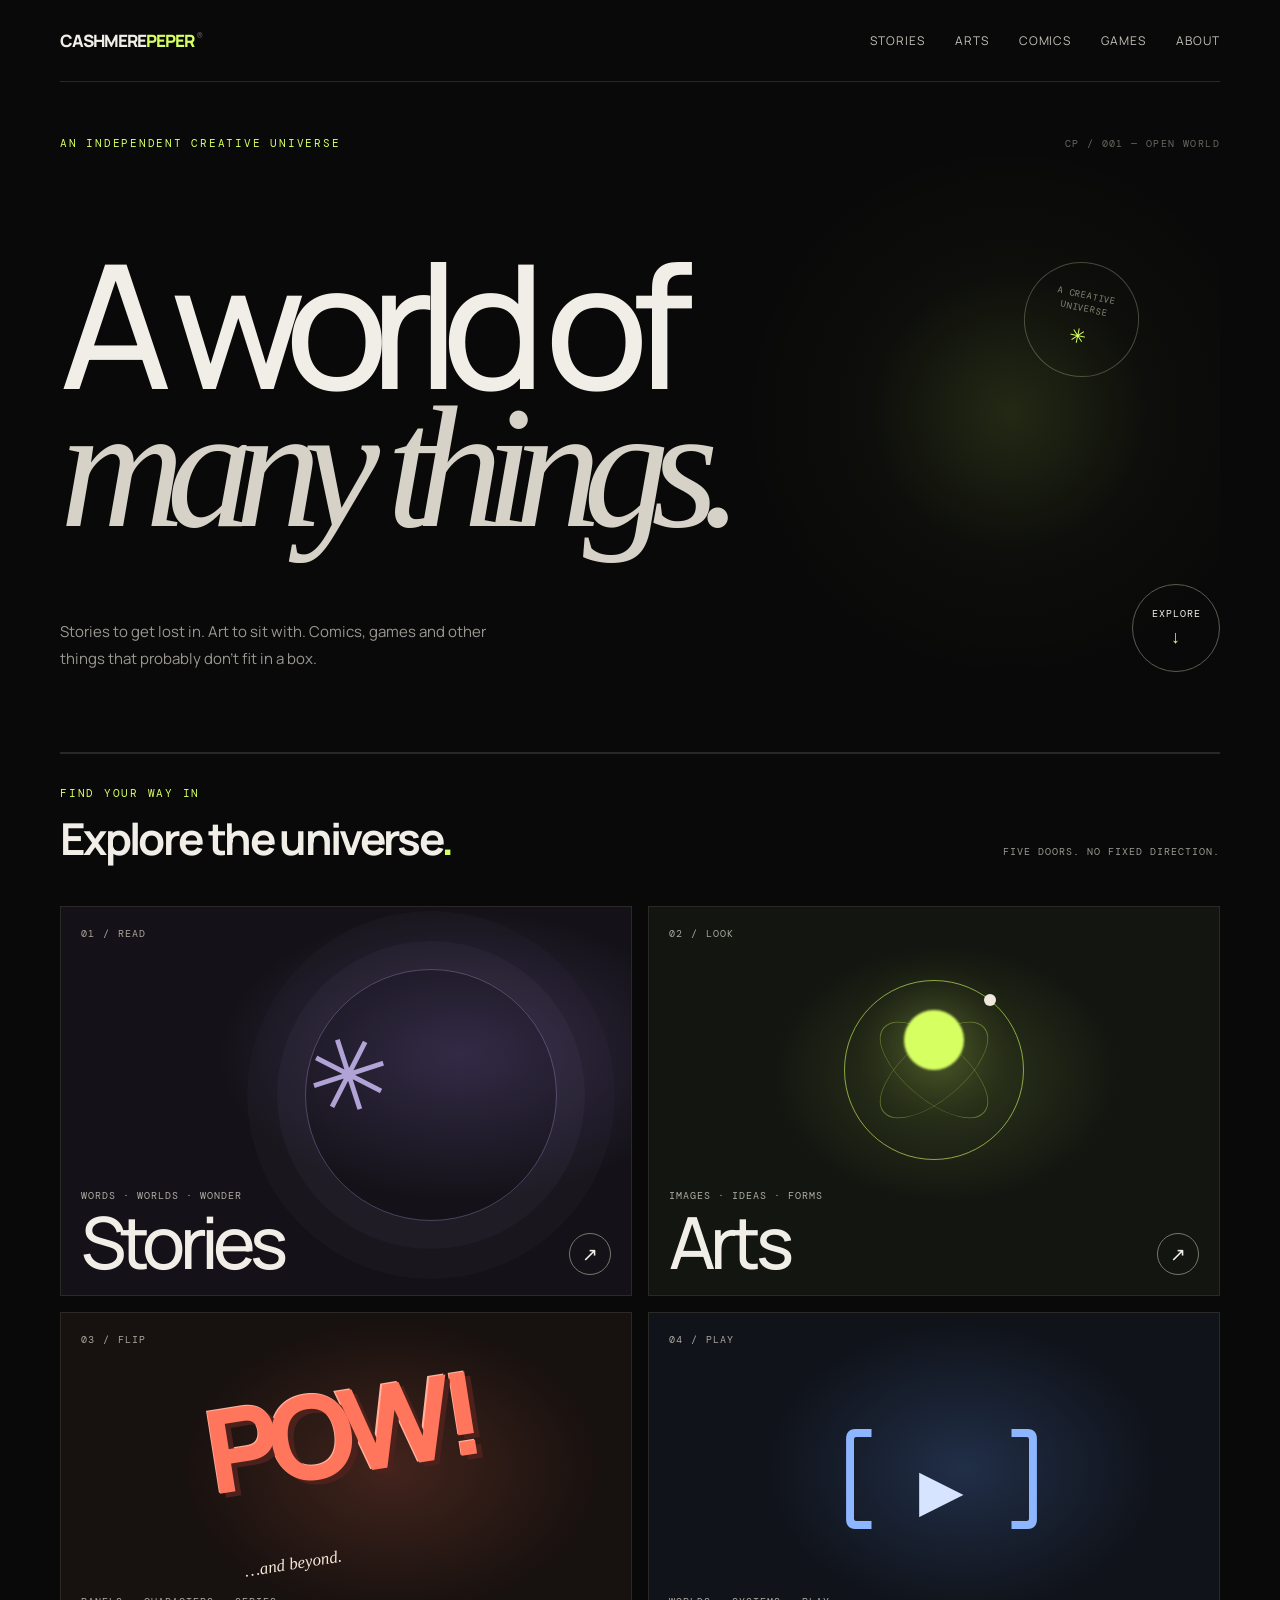
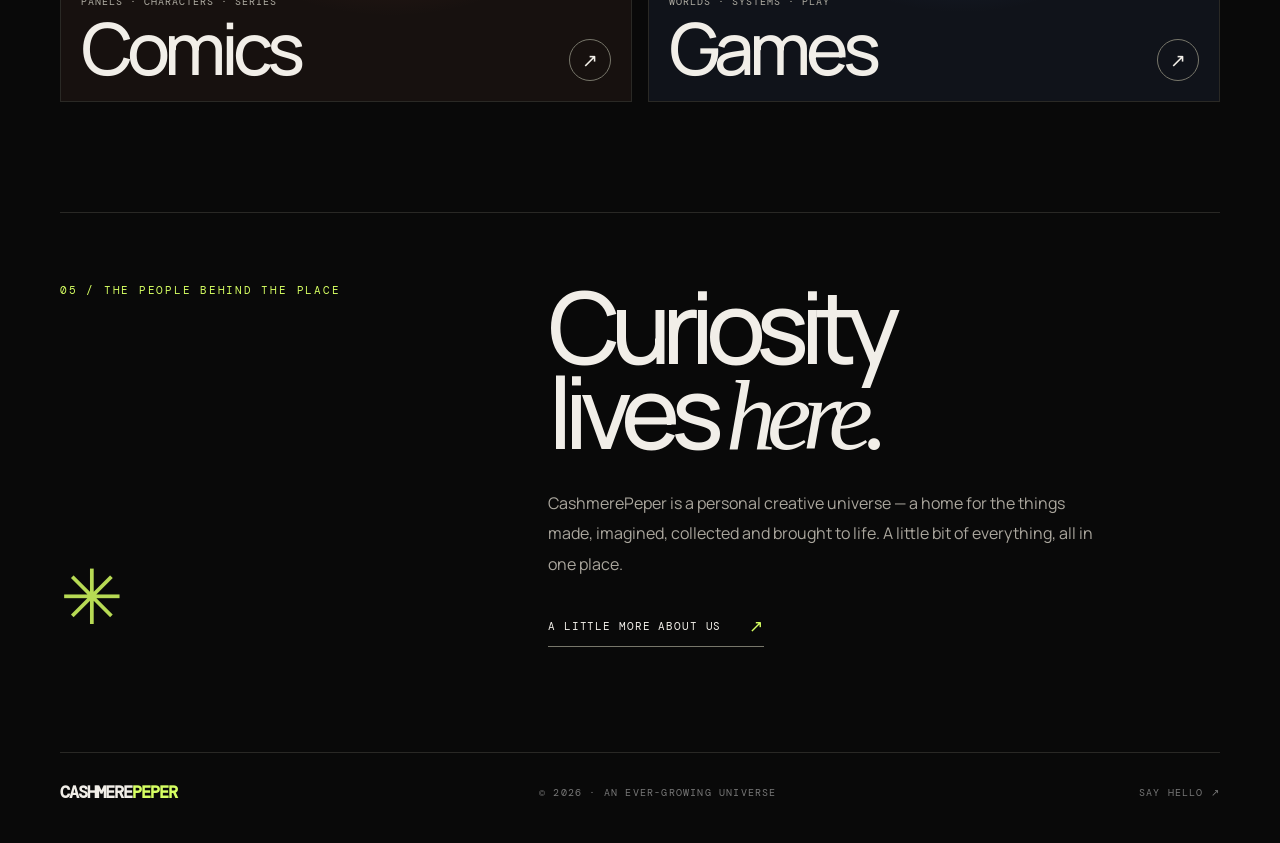
<file: cashmerepeper-portfolio/index.html>
<!doctype html>
<html lang="en">
<head>
  <meta charset="utf-8">
  <meta name="viewport" content="width=device-width, initial-scale=1">
  <meta name="description" content="CashmerePeper — a personal creative universe of stories, art, comics and games.">
  <title>CashmerePeper — A Creative Universe</title>
  <link rel="stylesheet" href="styles.css">
</head>
<body>
<div class="wrap">
  <nav class="site-nav">
    <a class="brand" href="index.html">CASHMERE<span>PEPER</span><i>®</i></a>
    <div class="navlinks" aria-label="Main navigation">
      <a href="#stories">Stories</a><a href="#arts">Arts</a><a href="#comics">Comics</a><a href="#games">Games</a><a href="#about">About</a>
    </div>
    <a class="menu-mark" href="#explore" aria-label="Explore sections">↘</a>
  </nav>

  <header class="home-hero">
    <div class="hero-topline"><span class="kicker">An independent creative universe</span><span class="hero-index">CP / 001 — OPEN WORLD</span></div>
    <h1>A world of<br><em>many things.</em></h1>
    <div class="hero-bottom">
      <p class="intro">Stories to get lost in. Art to sit with. Comics, games and other things that probably don't fit in a box.</p>
      <a class="round-link" href="#explore" aria-label="Explore CashmerePeper">Explore <span>↓</span></a>
    </div>
    <div class="hero-stamp" aria-hidden="true">A CREATIVE<br>UNIVERSE<br><b>✳</b></div>
  </header>

  <main id="explore">
    <div class="section-head"><div><div class="kicker">Find your way in</div><h2>Explore the universe<span class="lime">.</span></h2></div><p>Five doors. No fixed direction.</p></div>

    <section class="world-grid" aria-label="Explore categories">
      <a class="world-card world-stories" id="stories" href="stories.html">
        <span class="card-no">01 / READ</span><span class="card-symbol">✳</span>
        <span class="card-bottom"><span><small>Words · Worlds · Wonder</small><strong>Stories</strong></span><span class="card-arrow">↗</span></span>
      </a>
      <a class="world-card world-arts" id="arts" href="arts.html">
        <span class="card-no">02 / LOOK</span><span class="art-orbit"><i></i><b></b><em></em></span>
        <span class="card-bottom"><span><small>Images · Ideas · Forms</small><strong>Arts</strong></span><span class="card-arrow">↗</span></span>
      </a>
      <a class="world-card world-comics" id="comics" href="comics.html">
        <span class="card-no">03 / FLIP</span><span class="comic-type">POW!<br><i>…and beyond.</i></span>
        <span class="card-bottom"><span><small>Panels · Characters · Series</small><strong>Comics</strong></span><span class="card-arrow">↗</span></span>
      </a>
      <a class="world-card world-games" id="games" href="games.html">
        <span class="card-no">04 / PLAY</span><span class="game-glyph">[ <b>▶</b> ]</span>
        <span class="card-bottom"><span><small>Worlds · Systems · Play</small><strong>Games</strong></span><span class="card-arrow">↗</span></span>
      </a>
    </section>

    <section class="about-panel" id="about">
      <div class="about-label"><div class="kicker">05 / The people behind the place</div><span class="about-orbit">✳</span></div>
      <div class="about-copy"><h2>Curiosity<br>lives <em>here.</em></h2><p>CashmerePeper is a personal creative universe — a home for the things made, imagined, collected and brought to life. A little bit of everything, all in one place.</p><a class="text-link" href="about.html">A little more about us <span>↗</span></a></div>
    </section>
  </main>

  <footer class="footer"><a class="brand" href="index.html">CASHMERE<span>PEPER</span></a><span>© <span data-year></span> · An ever-growing universe</span><a href="mailto:hello@cashmerepeper.com">Say hello ↗</a></footer>
</div>
<script src="main.js"></script>
</body>
</html>
</file>
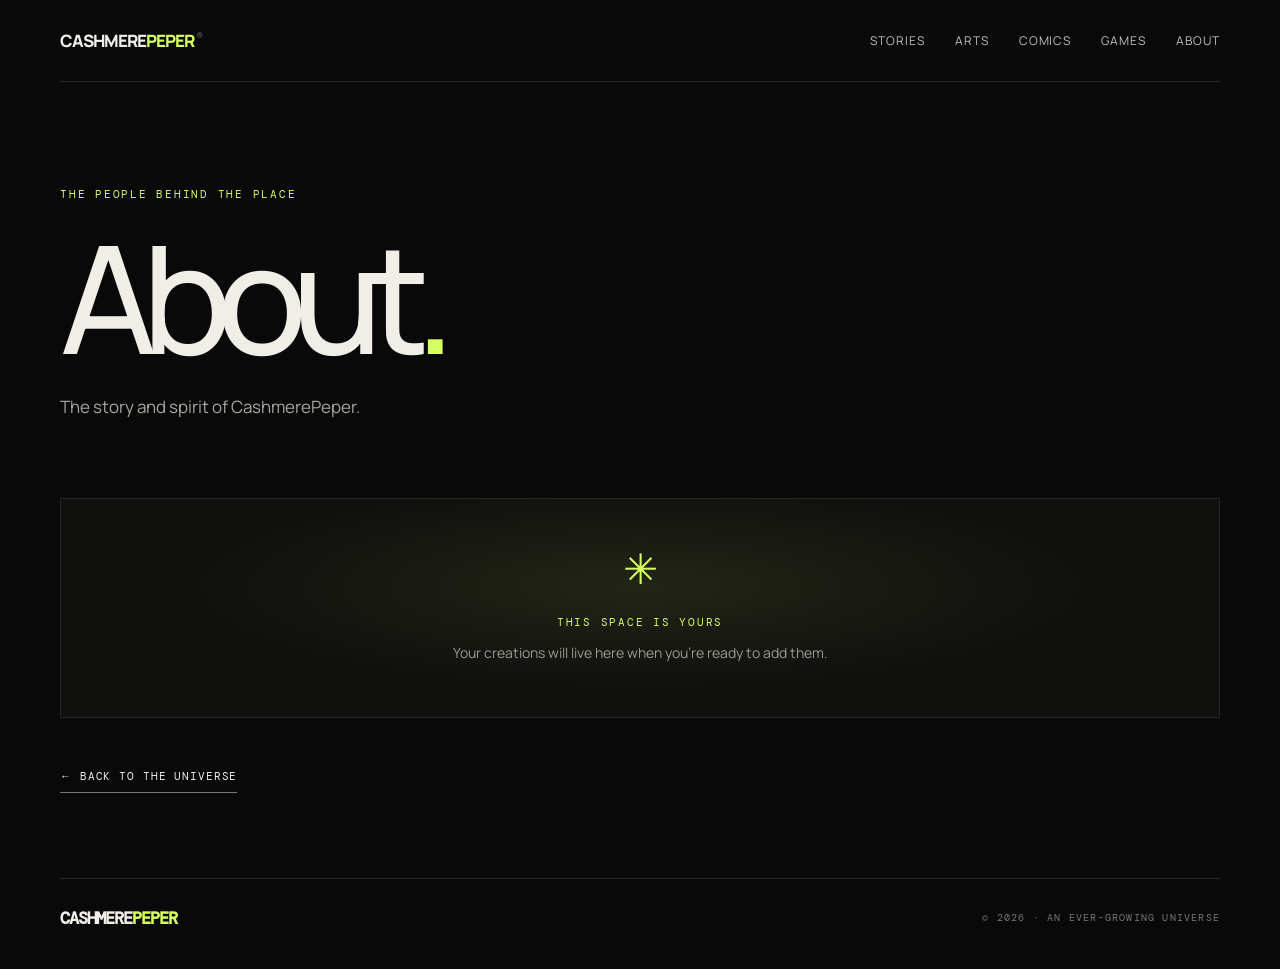
<file: cashmerepeper-portfolio/about.html>
<!doctype html><html lang="en"><head><meta charset="utf-8"><meta name="viewport" content="width=device-width,initial-scale=1"><title>About — CashmerePeper</title><link rel="stylesheet" href="styles.css"></head><body><div class="wrap"><nav class="site-nav"><a class="brand" href="index.html">CASHMERE<span>PEPER</span><i>®</i></a><div class="navlinks"><a href="stories.html">Stories</a><a href="arts.html">Arts</a><a href="comics.html">Comics</a><a href="games.html">Games</a><a href="about.html">About</a></div><a class="menu-mark" href="index.html">↖</a></nav><main class="category-page"><div class="kicker">The people behind the place</div><h1>About<span class="lime">.</span></h1><p>The story and spirit of CashmerePeper.</p><div class="empty-state"><span class="empty-mark">✳</span><div class="kicker">This space is yours</div><p>Your creations will live here when you're ready to add them.</p></div><a class="text-link" href="index.html">← Back to the universe</a></main><footer class="footer"><a class="brand" href="index.html">CASHMERE<span>PEPER</span></a><span>© <span data-year></span> · An ever-growing universe</span></footer></div><script src="main.js"></script></body></html>
</file>
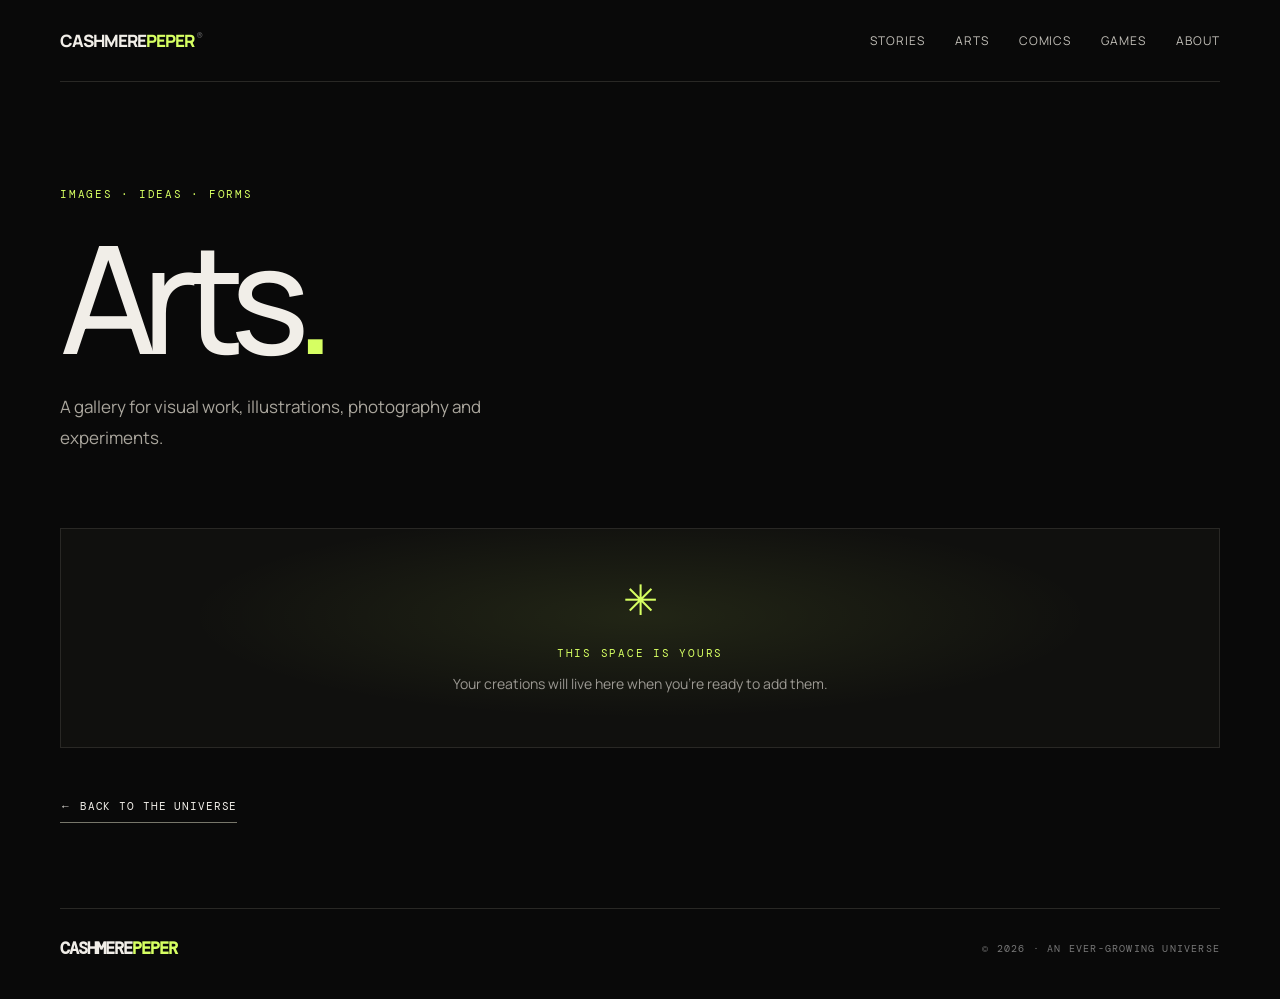
<file: cashmerepeper-portfolio/arts.html>
<!doctype html><html lang="en"><head><meta charset="utf-8"><meta name="viewport" content="width=device-width,initial-scale=1"><title>Arts — CashmerePeper</title><link rel="stylesheet" href="styles.css"></head><body><div class="wrap"><nav class="site-nav"><a class="brand" href="index.html">CASHMERE<span>PEPER</span><i>®</i></a><div class="navlinks"><a href="stories.html">Stories</a><a href="arts.html">Arts</a><a href="comics.html">Comics</a><a href="games.html">Games</a><a href="about.html">About</a></div><a class="menu-mark" href="index.html">↖</a></nav><main class="category-page"><div class="kicker">Images · Ideas · Forms</div><h1>Arts<span class="lime">.</span></h1><p>A gallery for visual work, illustrations, photography and experiments.</p><div class="empty-state"><span class="empty-mark">✳</span><div class="kicker">This space is yours</div><p>Your creations will live here when you're ready to add them.</p></div><a class="text-link" href="index.html">← Back to the universe</a></main><footer class="footer"><a class="brand" href="index.html">CASHMERE<span>PEPER</span></a><span>© <span data-year></span> · An ever-growing universe</span></footer></div><script src="main.js"></script></body></html>
</file>
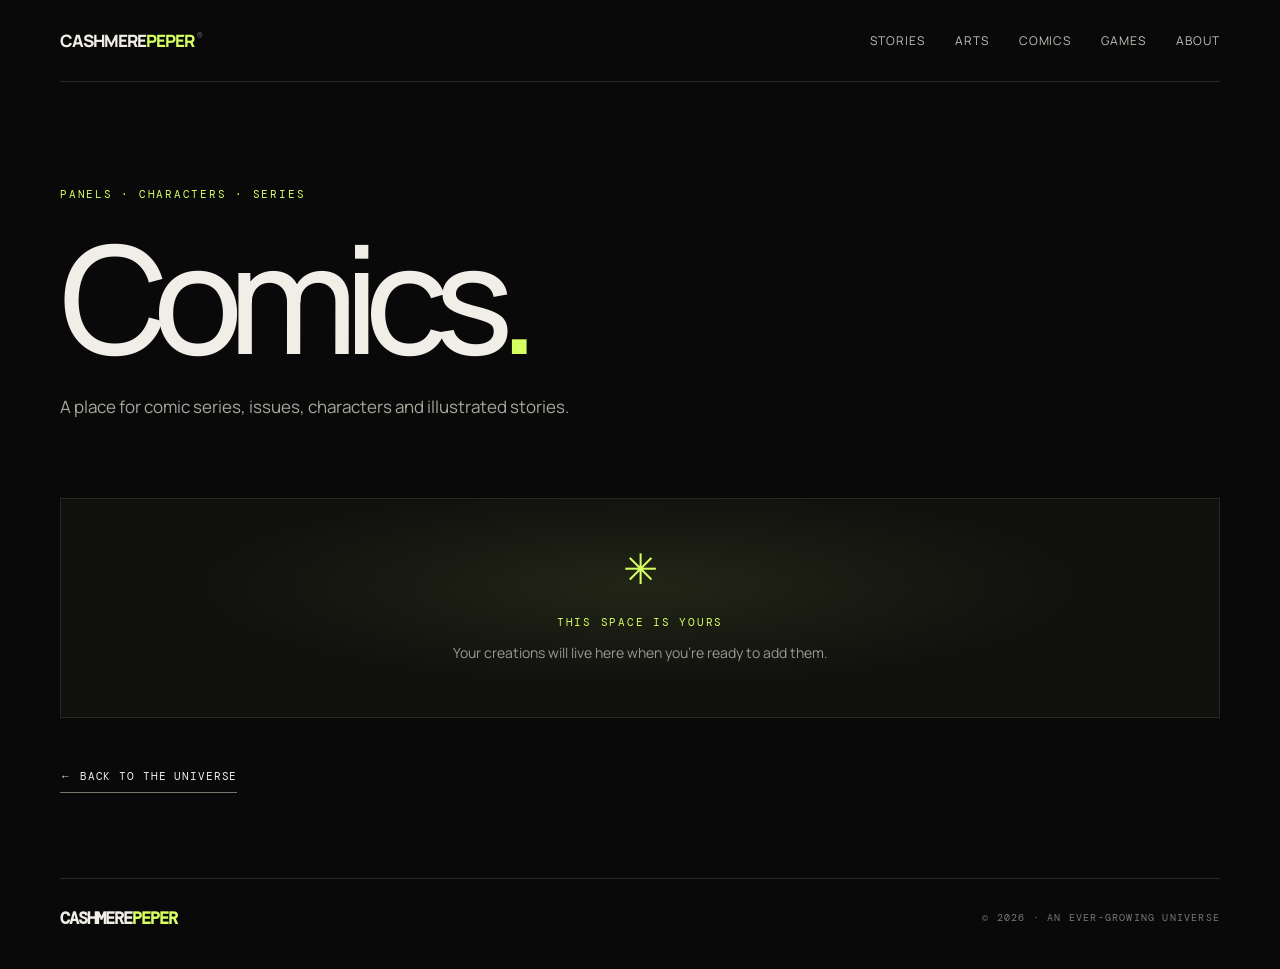
<file: cashmerepeper-portfolio/comics.html>
<!doctype html><html lang="en"><head><meta charset="utf-8"><meta name="viewport" content="width=device-width,initial-scale=1"><title>Comics — CashmerePeper</title><link rel="stylesheet" href="styles.css"></head><body><div class="wrap"><nav class="site-nav"><a class="brand" href="index.html">CASHMERE<span>PEPER</span><i>®</i></a><div class="navlinks"><a href="stories.html">Stories</a><a href="arts.html">Arts</a><a href="comics.html">Comics</a><a href="games.html">Games</a><a href="about.html">About</a></div><a class="menu-mark" href="index.html">↖</a></nav><main class="category-page"><div class="kicker">Panels · Characters · Series</div><h1>Comics<span class="lime">.</span></h1><p>A place for comic series, issues, characters and illustrated stories.</p><div class="empty-state"><span class="empty-mark">✳</span><div class="kicker">This space is yours</div><p>Your creations will live here when you're ready to add them.</p></div><a class="text-link" href="index.html">← Back to the universe</a></main><footer class="footer"><a class="brand" href="index.html">CASHMERE<span>PEPER</span></a><span>© <span data-year></span> · An ever-growing universe</span></footer></div><script src="main.js"></script></body></html>
</file>
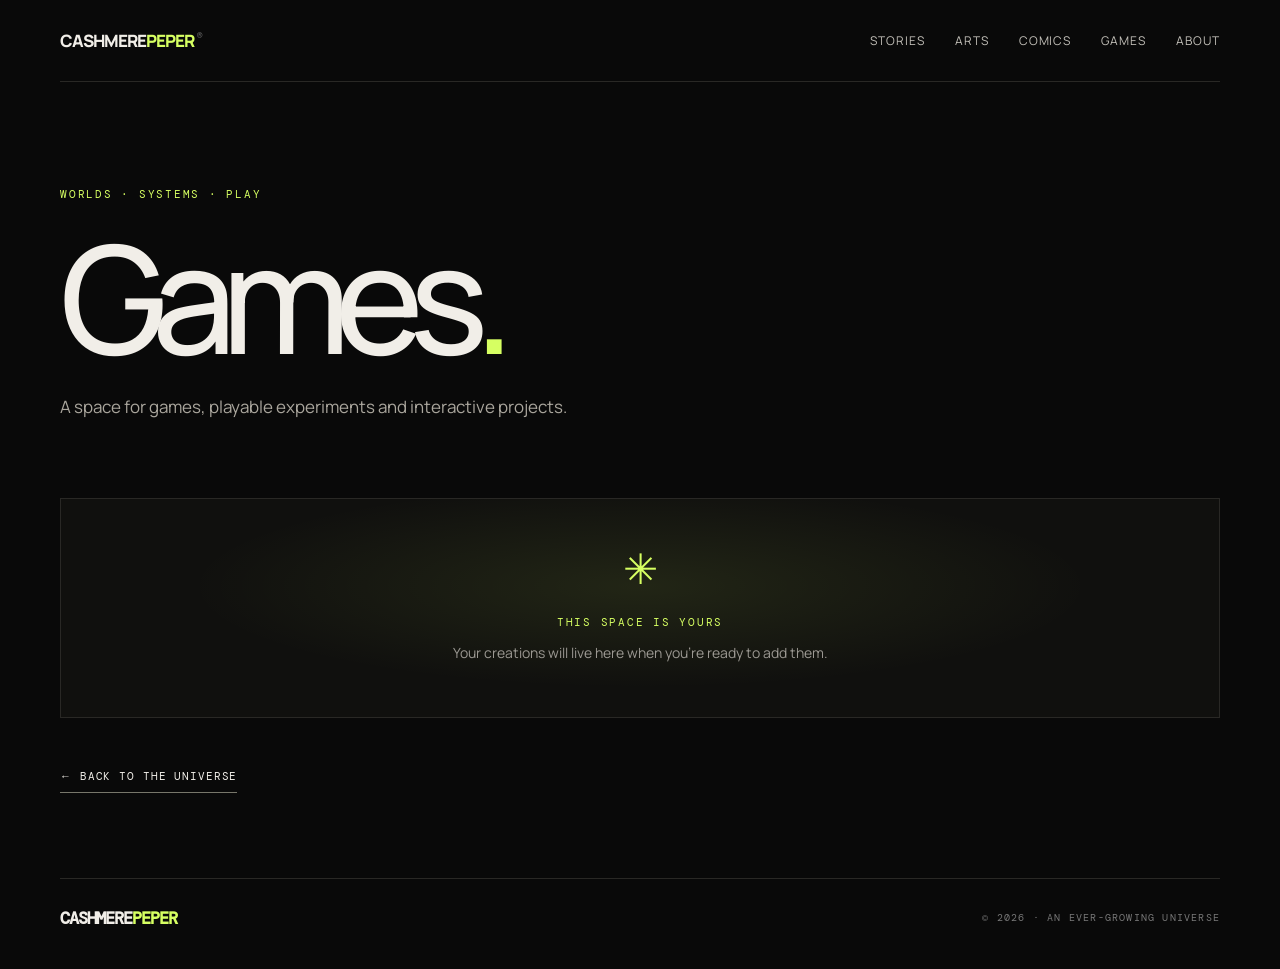
<file: cashmerepeper-portfolio/games.html>
<!doctype html><html lang="en"><head><meta charset="utf-8"><meta name="viewport" content="width=device-width,initial-scale=1"><title>Games — CashmerePeper</title><link rel="stylesheet" href="styles.css"></head><body><div class="wrap"><nav class="site-nav"><a class="brand" href="index.html">CASHMERE<span>PEPER</span><i>®</i></a><div class="navlinks"><a href="stories.html">Stories</a><a href="arts.html">Arts</a><a href="comics.html">Comics</a><a href="games.html">Games</a><a href="about.html">About</a></div><a class="menu-mark" href="index.html">↖</a></nav><main class="category-page"><div class="kicker">Worlds · Systems · Play</div><h1>Games<span class="lime">.</span></h1><p>A space for games, playable experiments and interactive projects.</p><div class="empty-state"><span class="empty-mark">✳</span><div class="kicker">This space is yours</div><p>Your creations will live here when you're ready to add them.</p></div><a class="text-link" href="index.html">← Back to the universe</a></main><footer class="footer"><a class="brand" href="index.html">CASHMERE<span>PEPER</span></a><span>© <span data-year></span> · An ever-growing universe</span></footer></div><script src="main.js"></script></body></html>
</file>
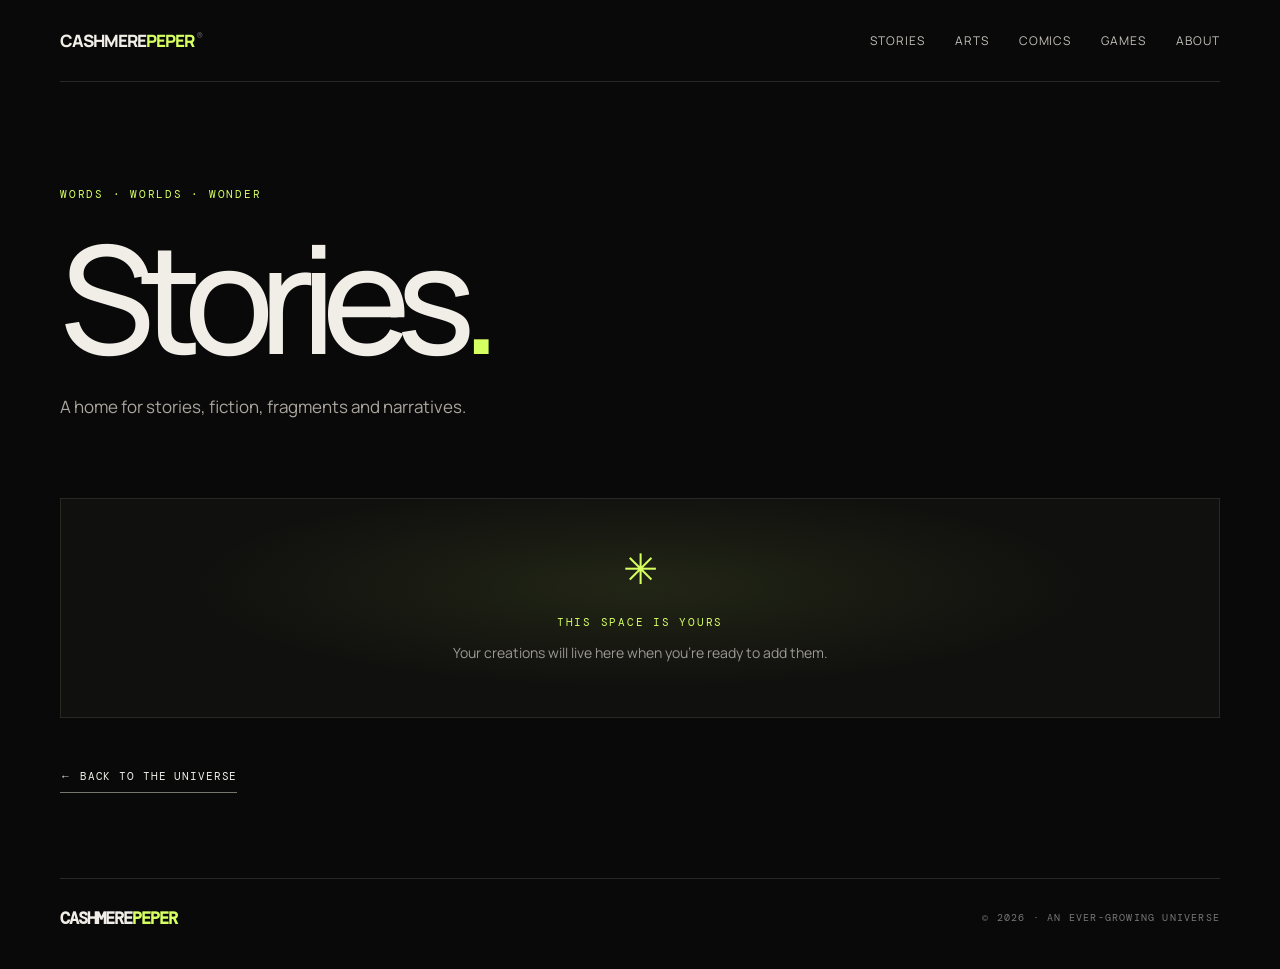
<file: cashmerepeper-portfolio/stories.html>
<!doctype html><html lang="en"><head><meta charset="utf-8"><meta name="viewport" content="width=device-width,initial-scale=1"><title>Stories — CashmerePeper</title><link rel="stylesheet" href="styles.css"></head><body><div class="wrap"><nav class="site-nav"><a class="brand" href="index.html">CASHMERE<span>PEPER</span><i>®</i></a><div class="navlinks"><a href="stories.html">Stories</a><a href="arts.html">Arts</a><a href="comics.html">Comics</a><a href="games.html">Games</a><a href="about.html">About</a></div><a class="menu-mark" href="index.html">↖</a></nav><main class="category-page"><div class="kicker">Words · Worlds · Wonder</div><h1>Stories<span class="lime">.</span></h1><p>A home for stories, fiction, fragments and narratives.</p><div class="empty-state"><span class="empty-mark">✳</span><div class="kicker">This space is yours</div><p>Your creations will live here when you're ready to add them.</p></div><a class="text-link" href="index.html">← Back to the universe</a></main><footer class="footer"><a class="brand" href="index.html">CASHMERE<span>PEPER</span></a><span>© <span data-year></span> · An ever-growing universe</span></footer></div><script src="main.js"></script></body></html>
</file>
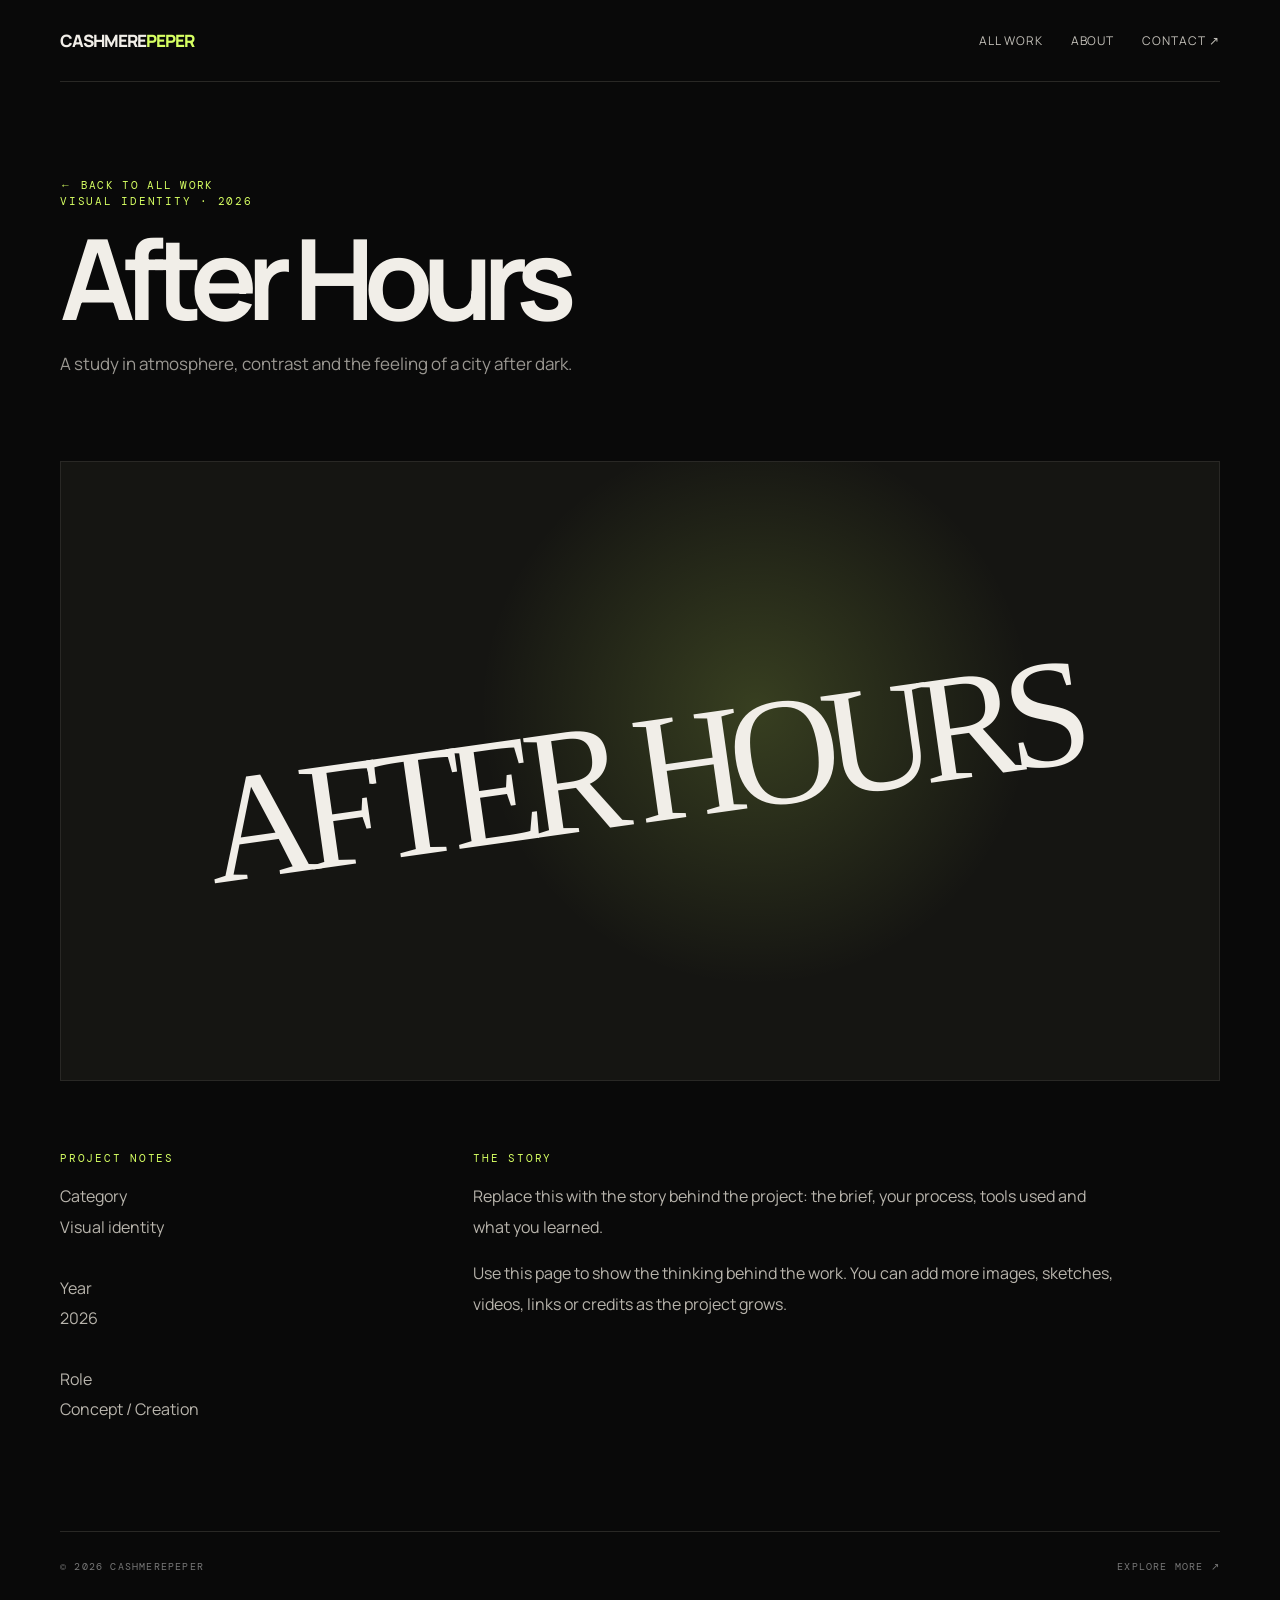
<file: cashmerepeper-portfolio/projects/after-hours.html>
<!doctype html><html lang="en"><head><meta charset="utf-8"><meta name="viewport" content="width=device-width,initial-scale=1"><title>After Hours — CashmerePeper</title><link rel="stylesheet" href="../styles.css"></head><body><div class="wrap"><nav><a class="brand" href="../index.html">CASHMERE<span>PEPER</span></a><div class="navlinks"><a href="../index.html#work">All work</a><a href="../index.html#about">About</a><a href="mailto:hello@cashmerepeper.com">Contact ↗</a></div></nav><main><header class="detail-hero"><a class="back" href="../index.html#work">← Back to all work</a><div class="kicker">Visual identity · 2026</div><h1>After Hours</h1><p class="desc">A study in atmosphere, contrast and the feeling of a city after dark.</p></header><div class="detail-art"><span>AFTER HOURS</span></div><section class="detail-info"><div><div class="kicker">Project notes</div><p>Category<br>Visual identity<br><br>Year<br>2026<br><br>Role<br>Concept / Creation</p></div><div><div class="kicker">The story</div><p>Replace this with the story behind the project: the brief, your process, tools used and what you learned.</p><p>Use this page to show the thinking behind the work. You can add more images, sketches, videos, links or credits as the project grows.</p></div></section></main><footer class="footer"><span>© <span data-year></span> CashmerePeper</span><a href="../index.html">Explore more ↗</a></footer></div><script src="../main.js"></script></body></html>
</file>
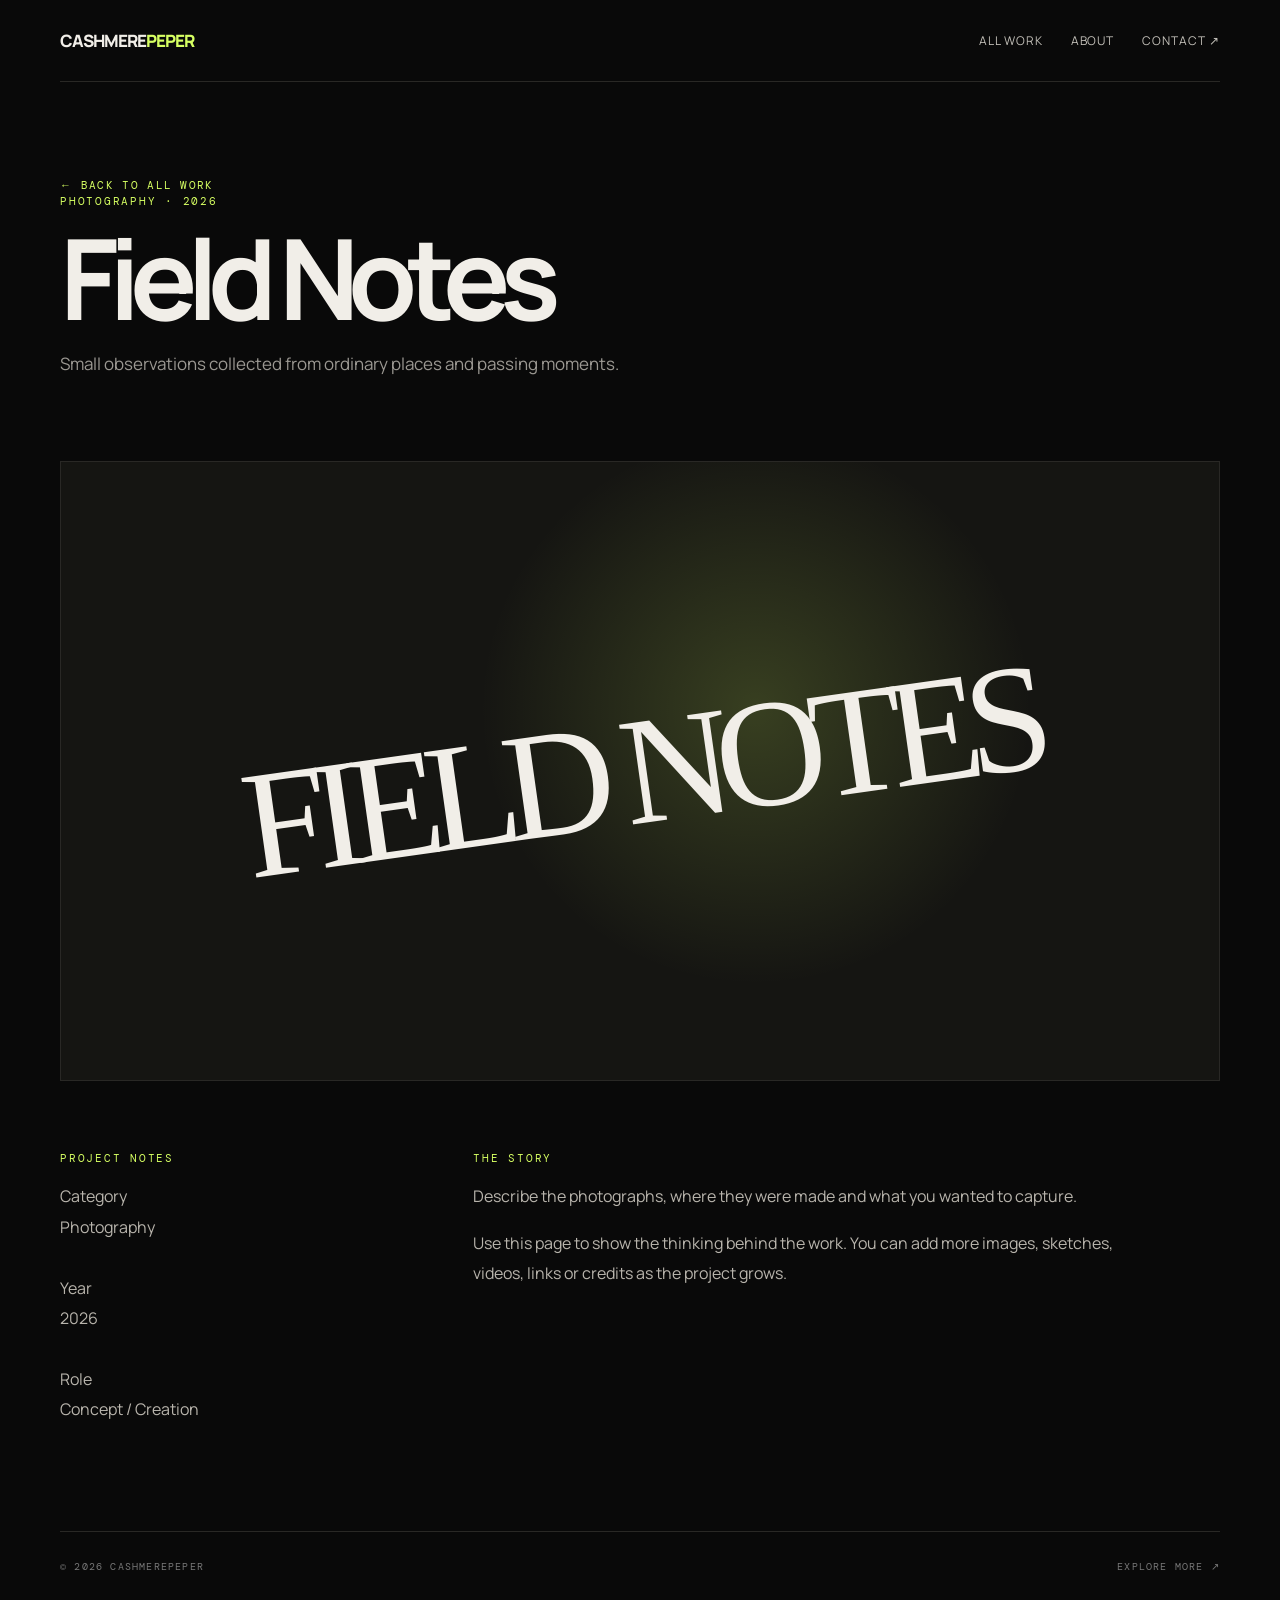
<file: cashmerepeper-portfolio/projects/field-notes.html>
<!doctype html><html lang="en"><head><meta charset="utf-8"><meta name="viewport" content="width=device-width,initial-scale=1"><title>Field Notes — CashmerePeper</title><link rel="stylesheet" href="../styles.css"></head><body><div class="wrap"><nav><a class="brand" href="../index.html">CASHMERE<span>PEPER</span></a><div class="navlinks"><a href="../index.html#work">All work</a><a href="../index.html#about">About</a><a href="mailto:hello@cashmerepeper.com">Contact ↗</a></div></nav><main><header class="detail-hero"><a class="back" href="../index.html#work">← Back to all work</a><div class="kicker">Photography · 2026</div><h1>Field Notes</h1><p class="desc">Small observations collected from ordinary places and passing moments.</p></header><div class="detail-art"><span>FIELD NOTES</span></div><section class="detail-info"><div><div class="kicker">Project notes</div><p>Category<br>Photography<br><br>Year<br>2026<br><br>Role<br>Concept / Creation</p></div><div><div class="kicker">The story</div><p>Describe the photographs, where they were made and what you wanted to capture.</p><p>Use this page to show the thinking behind the work. You can add more images, sketches, videos, links or credits as the project grows.</p></div></section></main><footer class="footer"><span>© <span data-year></span> CashmerePeper</span><a href="../index.html">Explore more ↗</a></footer></div><script src="../main.js"></script></body></html>
</file>
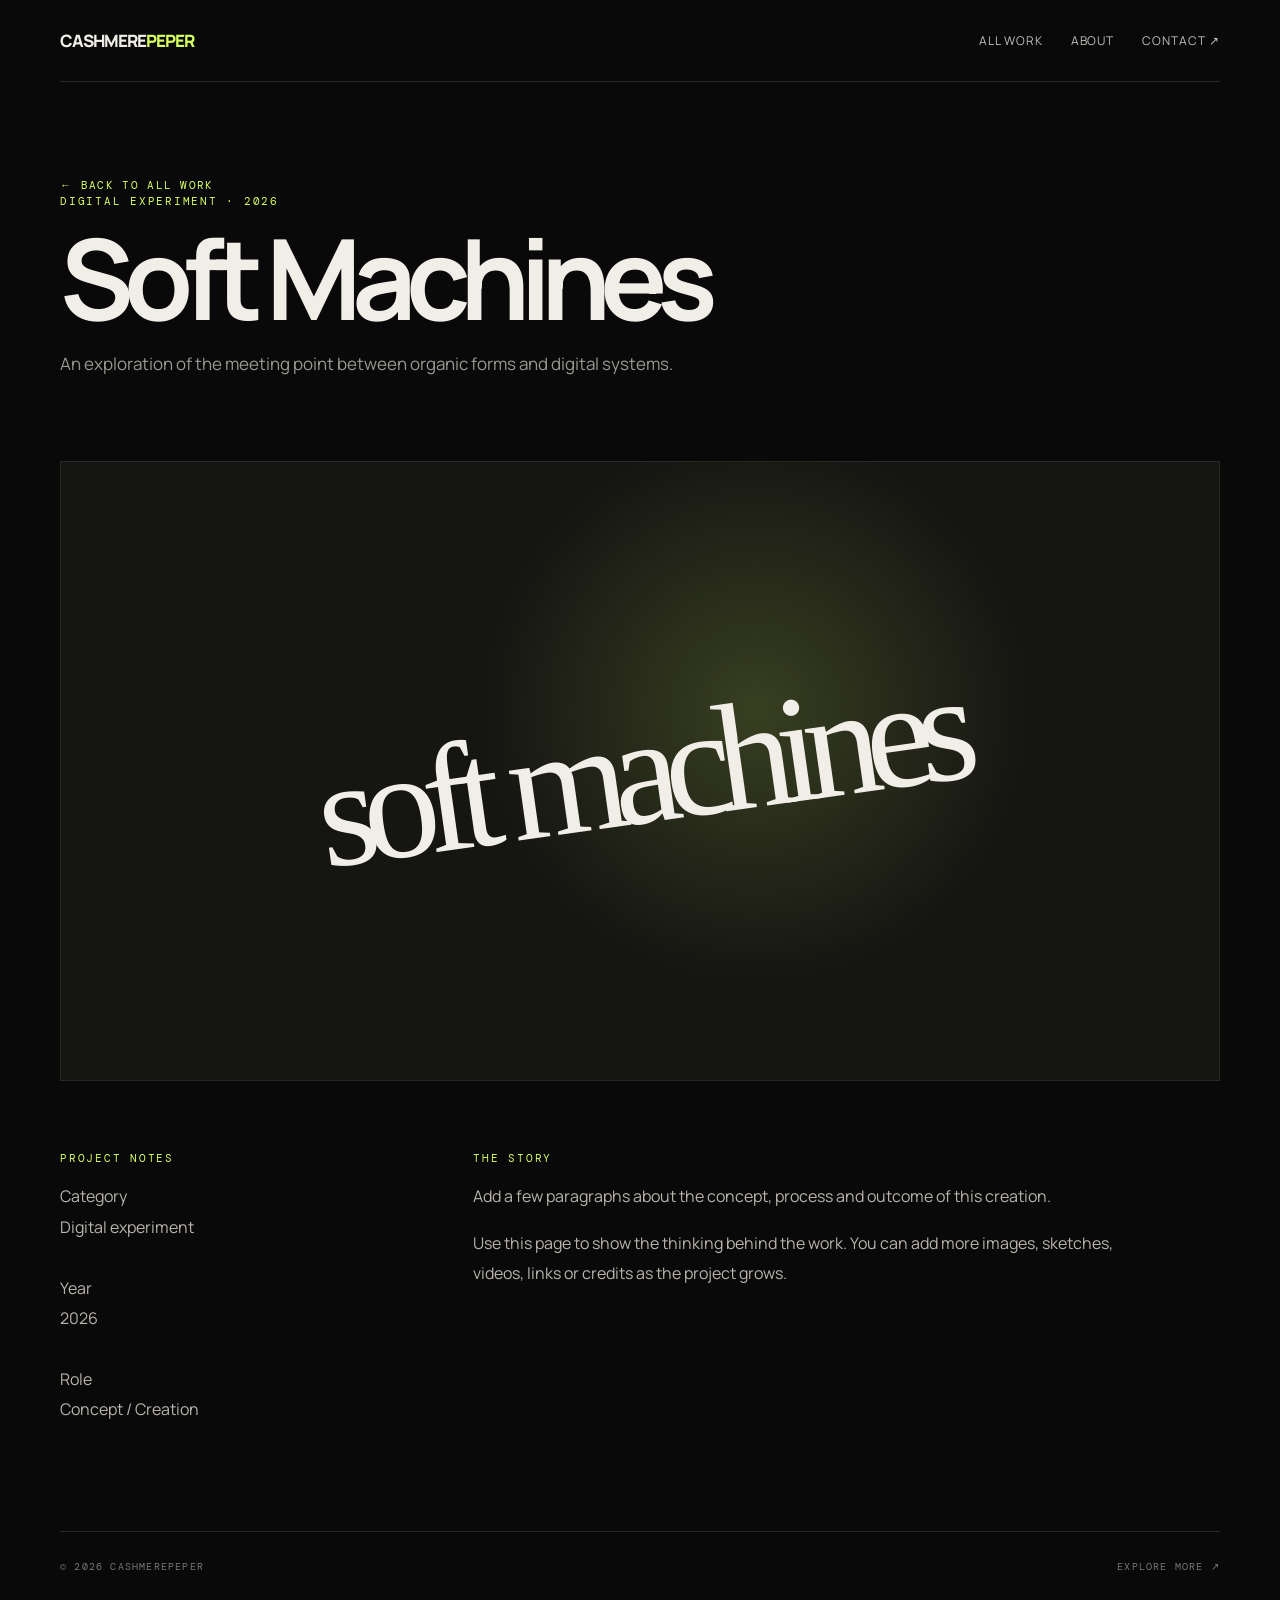
<file: cashmerepeper-portfolio/projects/soft-machines.html>
<!doctype html><html lang="en"><head><meta charset="utf-8"><meta name="viewport" content="width=device-width,initial-scale=1"><title>Soft Machines — CashmerePeper</title><link rel="stylesheet" href="../styles.css"></head><body><div class="wrap"><nav><a class="brand" href="../index.html">CASHMERE<span>PEPER</span></a><div class="navlinks"><a href="../index.html#work">All work</a><a href="../index.html#about">About</a><a href="mailto:hello@cashmerepeper.com">Contact ↗</a></div></nav><main><header class="detail-hero"><a class="back" href="../index.html#work">← Back to all work</a><div class="kicker">Digital experiment · 2026</div><h1>Soft Machines</h1><p class="desc">An exploration of the meeting point between organic forms and digital systems.</p></header><div class="detail-art"><span>soft machines</span></div><section class="detail-info"><div><div class="kicker">Project notes</div><p>Category<br>Digital experiment<br><br>Year<br>2026<br><br>Role<br>Concept / Creation</p></div><div><div class="kicker">The story</div><p>Add a few paragraphs about the concept, process and outcome of this creation.</p><p>Use this page to show the thinking behind the work. You can add more images, sketches, videos, links or credits as the project grows.</p></div></section></main><footer class="footer"><span>© <span data-year></span> CashmerePeper</span><a href="../index.html">Explore more ↗</a></footer></div><script src="../main.js"></script></body></html>
</file>
<file: cashmerepeper-portfolio/styles.css>
@import url('https://fonts.googleapis.com/css2?family=DM+Mono:wght@400;500&family=Manrope:wght@300;400;500;600;700;800&display=swap');
:root{--bg:#090909;--panel:#111;--ink:#f1eee8;--muted:#9b9892;--line:#292825;--accent:#d6ff62;--serif:Georgia,serif}
*{box-sizing:border-box}html{scroll-behavior:smooth}body{margin:0;background:var(--bg);color:var(--ink);font-family:Manrope,Arial,sans-serif}a{color:inherit;text-decoration:none}.wrap{width:min(1160px,calc(100% - 48px));margin:auto}
nav{height:82px;display:flex;align-items:center;justify-content:space-between;border-bottom:1px solid var(--line)}.brand{font-size:17px;font-weight:800;letter-spacing:-.06em}.brand span{color:var(--accent)}.navlinks{display:flex;gap:28px;color:#c3c0b9;font-size:12px;letter-spacing:.08em;text-transform:uppercase}.navlinks a:hover{color:var(--accent)}
.kicker{font:11px 'DM Mono',monospace;text-transform:uppercase;letter-spacing:.16em;color:var(--accent)}.hero{padding:105px 0 92px;position:relative;overflow:hidden}.hero:after{content:"";position:absolute;width:460px;height:460px;border-radius:50%;right:-80px;top:30px;background:radial-gradient(circle,rgba(214,255,98,.11),transparent 68%);pointer-events:none}.hero h1{font-size:clamp(64px,11vw,142px);line-height:.88;letter-spacing:-.095em;margin:25px 0 28px;max-width:900px;font-weight:600}.hero h1 em{font-family:var(--serif);font-weight:400;letter-spacing:-.08em}.hero-bottom{display:flex;justify-content:space-between;align-items:end;gap:30px}.intro{max-width:440px;color:var(--muted);font-size:15px;line-height:1.8}.scroll-note{font:10px 'DM Mono',monospace;color:#777;letter-spacing:.14em;text-transform:uppercase}
.section-head{display:flex;justify-content:space-between;align-items:end;padding:24px 0;border-top:1px solid var(--line);margin-top:8px}.section-head h2{font-size:32px;letter-spacing:-.06em;margin:8px 0 0}.section-head p{font-size:12px;color:var(--muted)}
.grid{display:grid;grid-template-columns:repeat(12,1fr);gap:24px;padding:18px 0 110px}.project{grid-column:span 6}.project:nth-child(3n+2){grid-column:span 5;margin-top:70px}.project:nth-child(3n+3){grid-column:span 7}.thumb{height:390px;background:#171715;position:relative;overflow:hidden;display:flex;align-items:center;justify-content:center;border:1px solid #252521}.thumb:before{content:"";position:absolute;inset:0;background:linear-gradient(135deg,rgba(255,255,255,.06),transparent 40%),radial-gradient(circle at 70% 30%,var(--glow,rgba(214,255,98,.2)),transparent 40%)}.thumb .art{font:clamp(42px,7vw,92px) var(--serif);letter-spacing:-.08em;color:#e9e4d9;position:relative;text-align:center;line-height:.9;transform:rotate(-7deg)}.thumb .num{position:absolute;left:18px;top:18px;font:10px 'DM Mono';color:#aaa}.thumb .arrow{position:absolute;right:18px;bottom:18px;width:38px;height:38px;border:1px solid #666;border-radius:50%;display:grid;place-items:center}.project:hover .arrow{background:var(--accent);color:#111;border-color:var(--accent)}.meta{display:flex;justify-content:space-between;padding:16px 0 0}.meta h3{font-size:19px;letter-spacing:-.04em;margin:0}.meta p{font:10px 'DM Mono';color:var(--muted);text-transform:uppercase;letter-spacing:.12em;margin:7px 0}
.about{padding:70px 0 100px;border-top:1px solid var(--line);display:grid;grid-template-columns:1fr 2fr;gap:40px}.about h2{font-size:clamp(34px,5vw,58px);line-height:1;letter-spacing:-.07em;margin:0}.about p{font-size:18px;line-height:1.8;color:#b8b4ac;max-width:650px;margin:0}.footer{border-top:1px solid var(--line);padding:28px 0 40px;display:flex;justify-content:space-between;color:#777;font:10px 'DM Mono';letter-spacing:.12em;text-transform:uppercase}
.detail-hero{padding:90px 0 45px}.detail-hero h1{font-size:clamp(54px,10vw,112px);letter-spacing:-.09em;line-height:.9;margin:20px 0}.detail-hero .desc{max-width:620px;color:var(--muted);font-size:17px;line-height:1.8}.detail-art{height:min(62vw,620px);min-height:320px;background:radial-gradient(circle at 60% 40%,rgba(214,255,98,.18),transparent 35%),#151512;border:1px solid var(--line);display:grid;place-items:center;margin:20px 0 70px}.detail-art span{font:clamp(60px,12vw,170px) var(--serif);letter-spacing:-.1em;transform:rotate(-8deg)}.detail-info{display:grid;grid-template-columns:1fr 2fr;gap:40px;padding-bottom:90px}.detail-info p{color:#b8b4ac;line-height:1.9;max-width:650px}.back{font:11px 'DM Mono';color:var(--accent);text-transform:uppercase;letter-spacing:.12em}
@media(max-width:700px){.wrap{width:min(100% - 32px,1160px)}nav{height:68px}.navlinks{gap:13px;font-size:10px}.hero{padding:80px 0 65px}.hero-bottom{display:block}.scroll-note{display:block;margin-top:28px}.grid{display:block;padding-bottom:70px}.project,.project:nth-child(3n+2),.project:nth-child(3n+3){margin:0 0 38px}.thumb{height:300px}.about,.detail-info{grid-template-columns:1fr;gap:22px}.footer{gap:15px;flex-wrap:wrap}.section-head{align-items:start;gap:15px;flex-direction:column}}

/* CashmerePeper home / creative-universe layout */
.site-nav{gap:24px}.brand{white-space:nowrap}.brand i{font:9px 'DM Mono';vertical-align:top;color:#777;margin-left:3px}.site-nav .navlinks{margin-left:auto;gap:clamp(12px,2.5vw,30px)}.menu-mark{display:none;color:var(--accent);font-size:23px}
.home-hero{position:relative;min-height:610px;padding:54px 0 80px;overflow:hidden;border-bottom:1px solid var(--line)}.hero-topline{display:flex;justify-content:space-between;align-items:center}.hero-index{font:10px 'DM Mono';letter-spacing:.14em;color:#68665f}.home-hero h1{font-size:clamp(76px,13.5vw,174px);line-height:.79;letter-spacing:-.105em;font-weight:500;margin:105px 0 48px;position:relative;z-index:1}.home-hero h1 em{font-family:Georgia,serif;font-weight:400;letter-spacing:-.105em;color:#d7d2c8}.home-hero:after{content:"";position:absolute;width:560px;height:560px;right:-70px;top:50px;border-radius:50%;background:radial-gradient(circle,rgba(214,255,98,.13),rgba(214,255,98,.025) 35%,transparent 68%);pointer-events:none}.hero-bottom{position:relative;z-index:2;display:flex;align-items:end;justify-content:space-between}.hero-bottom .intro{margin:0}.round-link{width:88px;height:88px;border:1px solid #5b5b50;border-radius:50%;display:flex;flex-direction:column;align-items:center;justify-content:center;gap:5px;font:10px 'DM Mono';text-transform:uppercase;letter-spacing:.1em;transition:.2s}.round-link span{font-size:18px;color:var(--accent)}.round-link:hover{background:var(--accent);color:#10110c;border-color:var(--accent)}.round-link:hover span{color:#10110c}.hero-stamp{position:absolute;right:7%;top:180px;width:115px;height:115px;border:1px solid #44443b;border-radius:50%;display:grid;place-content:center;text-align:center;color:#858277;font:9px/1.5 'DM Mono';letter-spacing:.1em;transform:rotate(12deg)}.hero-stamp b{font-size:20px;color:var(--accent);font-weight:400;margin-top:5px}
.section-head{margin-top:0;padding:32px 0 26px}.section-head h2{font-size:clamp(28px,4vw,44px)}.section-head p{font:10px 'DM Mono';letter-spacing:.1em;text-transform:uppercase}.lime{color:var(--accent)}.world-grid{display:grid;grid-template-columns:repeat(2,minmax(0,1fr));gap:16px;padding:12px 0 110px}.world-card{height:390px;position:relative;overflow:hidden;padding:20px;border:1px solid #2a2925;background:#131310;display:flex;flex-direction:column;justify-content:space-between;isolation:isolate;transition:border-color .25s,transform .25s}.world-card:hover{border-color:#77766a;transform:translateY(-3px)}.card-no{font:10px 'DM Mono';letter-spacing:.13em;color:#aaa69b;position:relative;z-index:2}.card-bottom{display:flex;justify-content:space-between;align-items:end;position:relative;z-index:2}.card-bottom small{display:block;font:10px 'DM Mono';letter-spacing:.1em;text-transform:uppercase;color:#b0ada3;margin-bottom:8px}.card-bottom strong{display:block;font-size:clamp(42px,6vw,72px);line-height:.9;letter-spacing:-.08em;font-weight:500}.card-arrow{width:42px;height:42px;border:1px solid #77766a;border-radius:50%;display:grid;place-items:center;font-size:19px;transition:.2s}.world-card:hover .card-arrow{background:var(--accent);border-color:var(--accent);color:#10110c}.world-stories{background:radial-gradient(ellipse at 70% 38%,rgba(174,141,255,.2),transparent 43%),#141218}.world-stories:after{content:"";position:absolute;width:250px;height:250px;border:1px solid rgba(201,180,255,.3);border-radius:50%;right:13%;top:16%;box-shadow:0 0 0 28px rgba(201,180,255,.035),0 0 0 58px rgba(201,180,255,.025);z-index:-1}.card-symbol{position:absolute;top:25%;left:43%;font-size:100px;color:#d5c5ff;opacity:.8;transform:rotate(-18deg)}.world-arts{background:radial-gradient(ellipse at 52% 43%,rgba(214,255,98,.16),transparent 42%),#121510}.art-orbit{position:absolute;left:50%;top:42%;width:180px;height:180px;transform:translate(-50%,-50%);border:1px solid rgba(214,255,98,.6);border-radius:50%;display:grid;place-items:center}.art-orbit:before,.art-orbit:after{content:"";position:absolute;inset:23px;border:1px solid rgba(214,255,98,.35);border-radius:50%;transform:rotate(50deg) scaleX(.45)}.art-orbit:after{transform:rotate(-50deg) scaleX(.45)}.art-orbit i{width:60px;height:60px;background:var(--accent);border-radius:50%;filter:blur(1px);box-shadow:0 0 55px rgba(214,255,98,.35)}.art-orbit b{position:absolute;width:12px;height:12px;border-radius:50%;background:#eee9dc;top:13px;right:27px}.world-comics{background:radial-gradient(ellipse at 58% 40%,rgba(255,117,85,.19),transparent 45%),#17110f}.comic-type{position:absolute;left:50%;top:42%;transform:translate(-50%,-50%) rotate(-9deg);font-size:clamp(60px,9vw,120px);font-weight:800;line-height:.75;letter-spacing:-.1em;color:#ff765c;text-shadow:5px 5px 0 #4c211c,-1px -1px 0 #ffb29e;white-space:nowrap}.comic-type i{font:italic 17px Georgia;color:#f3e7d8;letter-spacing:0;margin-left:20px;text-shadow:none}.world-games{background:radial-gradient(ellipse at 55% 40%,rgba(99,156,255,.2),transparent 44%),#10131a}.game-glyph{position:absolute;left:50%;top:42%;transform:translate(-50%,-50%);font:100px 'DM Mono';color:#8eb5ff;letter-spacing:-.15em}.game-glyph b{font-size:58px;color:#d7e4ff;font-weight:400}
.about-panel{border-top:1px solid var(--line);padding:70px 0 105px;display:grid;grid-template-columns:1fr 1.5fr;gap:40px}.about-label{display:flex;flex-direction:column;justify-content:space-between;align-items:start}.about-orbit{font-size:76px;color:var(--accent);opacity:.85}.about-copy h2{font-size:clamp(55px,8vw,100px);line-height:.85;letter-spacing:-.09em;font-weight:500;margin:0 0 30px}.about-copy h2 em{font-family:Georgia,serif;font-weight:400}.about-copy p{max-width:550px;color:#aaa69d;font-size:16px;line-height:1.9}.text-link{display:inline-flex;gap:28px;align-items:center;margin-top:20px;padding-bottom:9px;border-bottom:1px solid #77766a;font:11px 'DM Mono';letter-spacing:.08em;text-transform:uppercase}.text-link span{color:var(--accent);font-size:17px}.footer{align-items:center}.footer .brand{color:var(--ink)}
@media(max-width:700px){.site-nav{height:auto;min-height:68px;flex-wrap:wrap;padding:18px 0}.site-nav .navlinks{order:3;width:100%;margin:4px 0 0;justify-content:space-between;gap:8px}.site-nav .navlinks a{font-size:9px}.menu-mark{display:block}.home-hero{min-height:560px;padding:36px 0 55px}.hero-index{font-size:8px}.home-hero h1{font-size:clamp(70px,16vw,112px);margin:125px 0 42px}.hero-stamp{width:86px;height:86px;right:5%;top:120px;font-size:7px}.hero-bottom .intro{max-width:260px;font-size:13px}.round-link{width:70px;height:70px;font-size:8px}.world-grid{grid-template-columns:1fr;gap:12px;padding-bottom:75px}.world-card{height:330px}.card-bottom strong{font-size:58px}.about-panel{grid-template-columns:1fr;gap:25px;padding:55px 0 70px}.about-label{flex-direction:row;align-items:center}.about-orbit{font-size:48px}.about-copy h2{font-size:68px}.footer{align-items:flex-start;flex-direction:column;gap:16px}}
.category-page{min-height:calc(100vh - 170px);padding:105px 0 85px}.category-page h1{font-size:clamp(70px,13vw,150px);line-height:.9;letter-spacing:-.1em;font-weight:500;margin:28px 0}.category-page>p{max-width:520px;color:#aaa69d;font-size:17px;line-height:1.8}.empty-state{margin:75px 0 45px;min-height:220px;border:1px solid var(--line);background:radial-gradient(ellipse at 50% 40%,rgba(214,255,98,.09),transparent 55%),#10100e;display:flex;flex-direction:column;align-items:center;justify-content:center;text-align:center;padding:30px}.empty-mark{font-size:42px;color:var(--accent);margin-bottom:18px}.empty-state p{color:var(--muted);font-size:14px}.category-page .text-link{margin-top:0}
</file>
